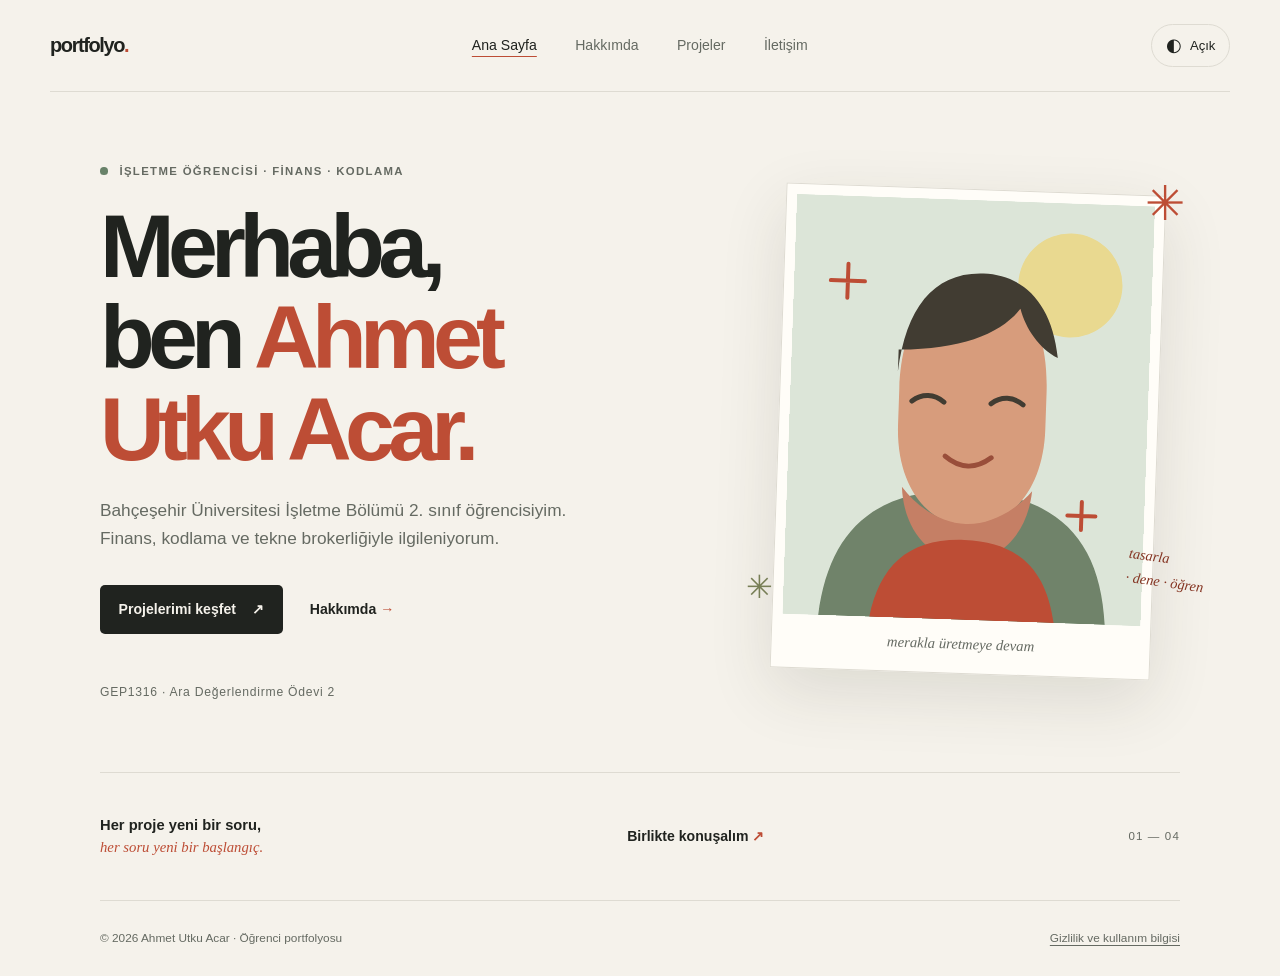
<file: index.html>
<!doctype html>
<html lang="tr">
<head>
  <meta charset="utf-8">
  <meta name="viewport" content="width=device-width, initial-scale=1">
  <meta name="description" content="Düzenlenebilir kişisel portfolyo başlangıç şablonu.">
  <meta name="theme-color" content="#f5f2eb">
  <title>Ana Sayfa | Portfolyo</title>
  <link rel="icon" href="assets/avatar.svg" type="image/svg+xml">
  <link rel="stylesheet" href="style.css">
  <script src="script.js" defer></script>
</head>
<body>
  <a class="skip-link" href="#main-content">Ana içeriğe geç</a>
  <header class="site-header">
    <a class="wordmark" href="index.html" aria-label="Portfolyo ana sayfa">portfolyo<span>.</span></a>
    <button class="menu-toggle" type="button" aria-expanded="false" aria-controls="primary-navigation">
      <span class="menu-toggle-label">Menü</span><span class="menu-icon" aria-hidden="true"></span>
    </button>
    <nav class="site-nav" id="primary-navigation" aria-label="Ana gezinme">
      <a href="index.html" aria-current="page">Ana Sayfa</a>
      <a href="hakkimda.html">Hakkımda</a>
      <a href="projeler.html">Projeler</a>
      <a href="iletisim.html">İletişim</a>
    </nav>
    <button class="theme-toggle" type="button" aria-label="Koyu temayı aç" aria-pressed="false">
      <span aria-hidden="true" class="theme-icon">◐</span><span class="theme-label">Tema</span>
    </button>
  </header>

  <main id="main-content">
    <section class="hero page-wrap" aria-labelledby="hero-title">
      <div class="hero-copy">
        <p class="eyebrow"><span class="status-dot" aria-hidden="true"></span> İŞLETME ÖĞRENCİSİ · FİNANS · KODLAMA</p>
        <h1 id="hero-title">Merhaba,<br>ben <span class="accent-text">Ahmet Utku Acar</span><span class="period">.</span></h1>
        <p class="hero-intro">Bahçeşehir Üniversitesi İşletme Bölümü 2. sınıf öğrencisiyim. Finans, kodlama ve tekne brokerliğiyle ilgileniyorum.</p>
        <div class="hero-actions">
          <a class="button button-primary" href="projeler.html">Projelerimi keşfet <span aria-hidden="true">↗</span></a>
          <a class="text-link" href="hakkimda.html">Hakkımda <span aria-hidden="true">→</span></a>
        </div>
        <p class="hero-note">GEP1316 · Ara Değerlendirme Ödevi 2</p>
      </div>
      <div class="hero-art">
        <div class="portrait-frame">
          <img src="assets/avatar.svg" width="360" height="420" alt="Kişisel fotoğraf veya avatar eklemek için hazırlanmış örnek illüstrasyon">
          <span class="portrait-caption">merakla üretmeye devam</span>
        </div>
        <span class="art-spark spark-one" aria-hidden="true">✳</span>
        <span class="art-spark spark-two" aria-hidden="true">✳</span>
        <span class="art-note" aria-hidden="true">tasarla<br>· dene · öğren</span>
      </div>
    </section>

    <section class="home-bottom page-wrap" aria-label="Portfolyo hakkında">
      <p>Her proje yeni bir soru,<br><span class="serif-italic">her soru yeni bir başlangıç.</span></p>
      <a class="text-link" href="iletisim.html">Birlikte konuşalım <span aria-hidden="true">↗</span></a>
      <span class="scroll-hint" aria-hidden="true">01 — 04</span>
    </section>
  </main>
  <footer class="site-footer">
    <span>© <span data-current-year>2026</span> Ahmet Utku Acar · Öğrenci portfolyosu</span>
    <a href="README.md">Gizlilik ve kullanım bilgisi</a>
  </footer>
</body>
</html>
</file>
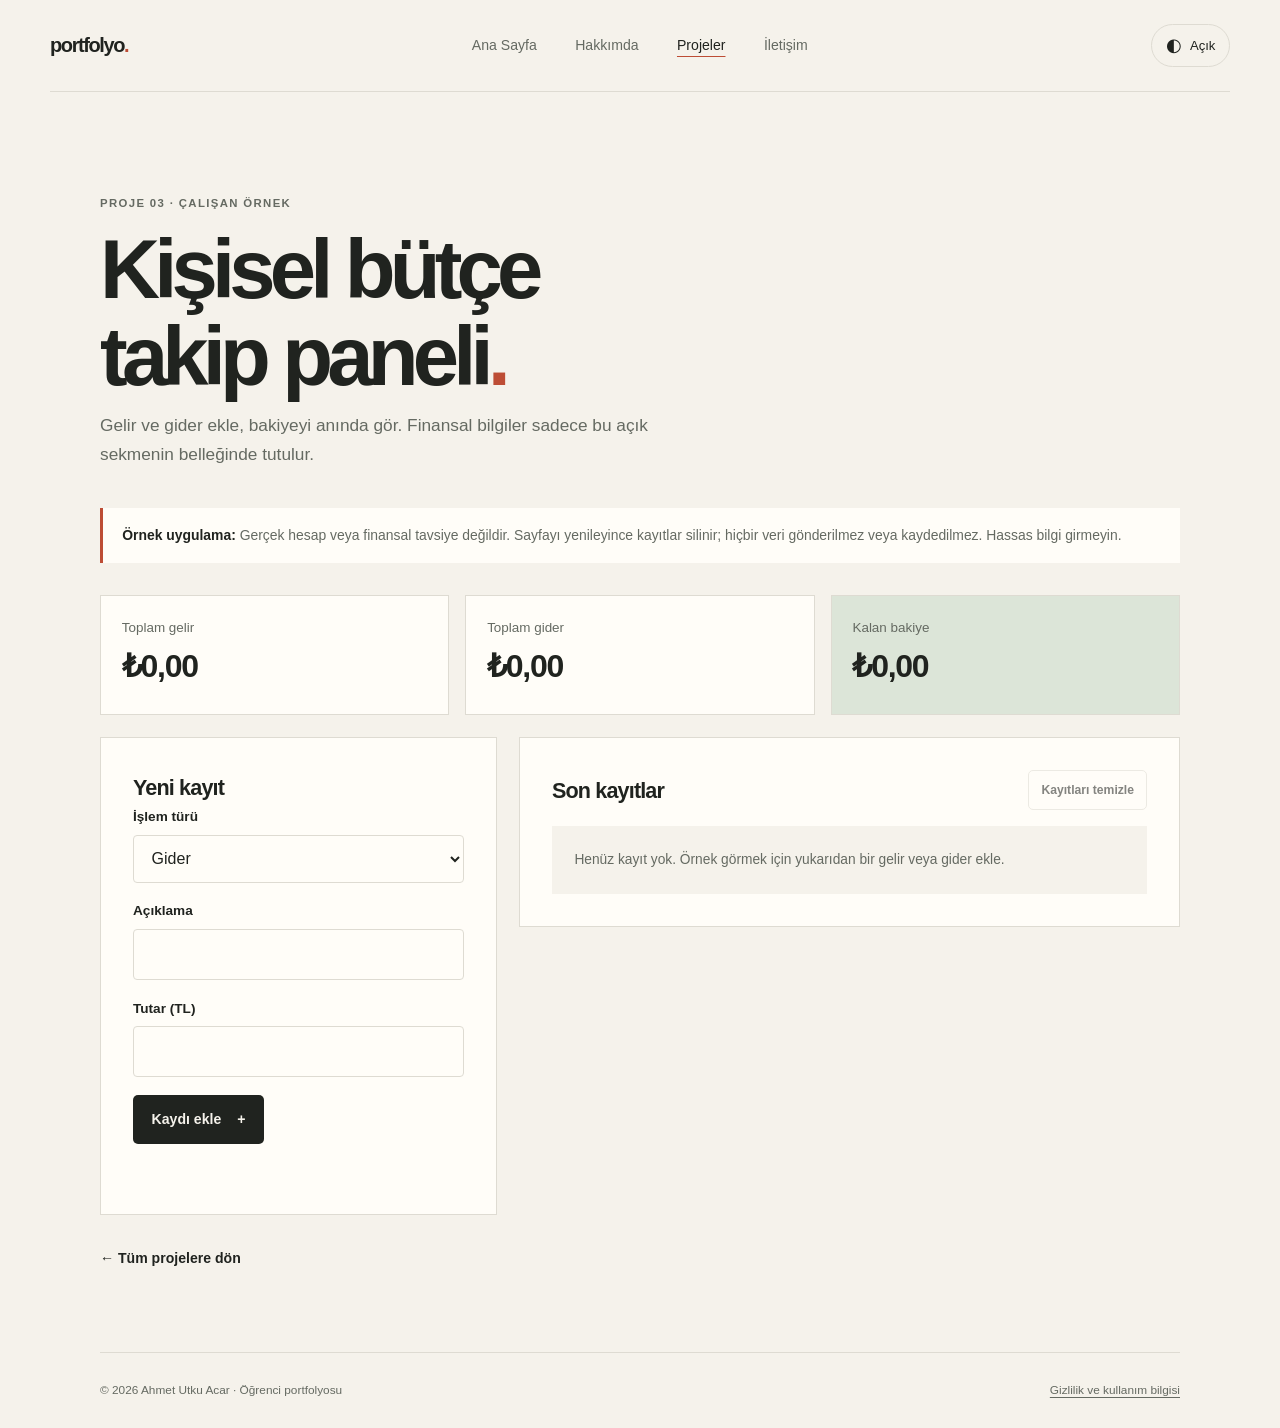
<file: butce-takip.html>
<!doctype html>
<html lang="tr">
<head>
  <meta charset="utf-8">
  <meta name="viewport" content="width=device-width, initial-scale=1">
  <meta name="description" content="Gelir ve giderleri tarayıcı belleğinde takip eden örnek bütçe uygulaması.">
  <meta name="theme-color" content="#f5f2eb">
  <title>Kişisel Bütçe Takip Paneli | Portfolyo</title>
  <link rel="icon" href="assets/avatar.svg" type="image/svg+xml">
  <link rel="stylesheet" href="style.css">
  <script src="script.js" defer></script>
</head>
<body>
  <a class="skip-link" href="#main-content">Ana içeriğe geç</a>
  <header class="site-header">
    <a class="wordmark" href="index.html" aria-label="Portfolyo ana sayfa">portfolyo<span>.</span></a>
    <button class="menu-toggle" type="button" aria-expanded="false" aria-controls="primary-navigation">
      <span class="menu-toggle-label">Menü</span><span class="menu-icon" aria-hidden="true"></span>
    </button>
    <nav class="site-nav" id="primary-navigation" aria-label="Ana gezinme">
      <a href="index.html">Ana Sayfa</a>
      <a href="hakkimda.html">Hakkımda</a>
      <a href="projeler.html" aria-current="page">Projeler</a>
      <a href="iletisim.html">İletişim</a>
    </nav>
    <button class="theme-toggle" type="button" aria-label="Koyu temayı aç" aria-pressed="false">
      <span aria-hidden="true" class="theme-icon">◐</span><span class="theme-label">Tema</span>
    </button>
  </header>

  <main id="main-content" class="page-wrap inner-page">
    <div class="page-heading">
      <p class="eyebrow">PROJE 03 · ÇALIŞAN ÖRNEK</p>
      <h1>Kişisel bütçe<br>takip paneli<span class="period">.</span></h1>
      <p class="page-lead">Gelir ve gider ekle, bakiyeyi anında gör. Finansal bilgiler sadece bu açık sekmenin belleğinde tutulur.</p>
    </div>
    <p class="demo-disclaimer"><strong>Örnek uygulama:</strong> Gerçek hesap veya finansal tavsiye değildir. Sayfayı yenileyince kayıtlar silinir; hiçbir veri gönderilmez veya kaydedilmez. Hassas bilgi girmeyin.</p>

    <section class="budget-summary" aria-label="Bakiye özeti">
      <article class="budget-stat"><span>Toplam gelir</span><strong data-total-income>₺0,00</strong></article>
      <article class="budget-stat"><span>Toplam gider</span><strong data-total-expense>₺0,00</strong></article>
      <article class="budget-stat budget-balance"><span>Kalan bakiye</span><strong data-balance>₺0,00</strong></article>
    </section>

    <div class="budget-layout">
      <section class="budget-panel" aria-labelledby="entry-title">
        <h2 id="entry-title">Yeni kayıt</h2>
        <form data-budget-form>
          <div class="form-field">
            <label for="entry-type">İşlem türü</label>
            <select id="entry-type" name="type" required>
              <option value="expense">Gider</option>
              <option value="income">Gelir</option>
            </select>
          </div>
          <div class="form-field">
            <label for="entry-description">Açıklama</label>
            <input id="entry-description" name="description" type="text" maxlength="60" required>
          </div>
          <div class="form-field">
            <label for="entry-amount">Tutar (TL)</label>
            <input id="entry-amount" name="amount" type="number" min="0.01" max="100000000" step="0.01" inputmode="decimal" required>
          </div>
          <button class="button button-primary" type="submit">Kaydı ekle <span aria-hidden="true">+</span></button>
          <p class="form-status" role="status" aria-live="polite" data-budget-status></p>
        </form>
      </section>
      <section class="budget-panel" aria-labelledby="records-title">
        <div class="section-title-row">
          <h2 id="records-title">Son kayıtlar</h2>
          <button class="button button-secondary" type="button" data-clear-budget disabled>Kayıtları temizle</button>
        </div>
        <p class="budget-empty" data-budget-empty>Henüz kayıt yok. Örnek görmek için yukarıdan bir gelir veya gider ekle.</p>
        <div class="table-scroll">
          <table class="budget-table" data-budget-table hidden>
            <caption class="visually-hidden">Bu oturumda eklenen bütçe kayıtları</caption>
            <thead><tr><th scope="col">Tür</th><th scope="col">Açıklama</th><th scope="col">Tutar</th></tr></thead>
            <tbody data-budget-rows></tbody>
          </table>
        </div>
      </section>
    </div>
    <a class="text-link back-link" href="projeler.html">← Tüm projelere dön</a>
  </main>
  <footer class="site-footer">
    <span>© <span data-current-year>2026</span> Ahmet Utku Acar · Öğrenci portfolyosu</span>
    <a href="README.md">Gizlilik ve kullanım bilgisi</a>
  </footer>
</body>
</html>
</file>
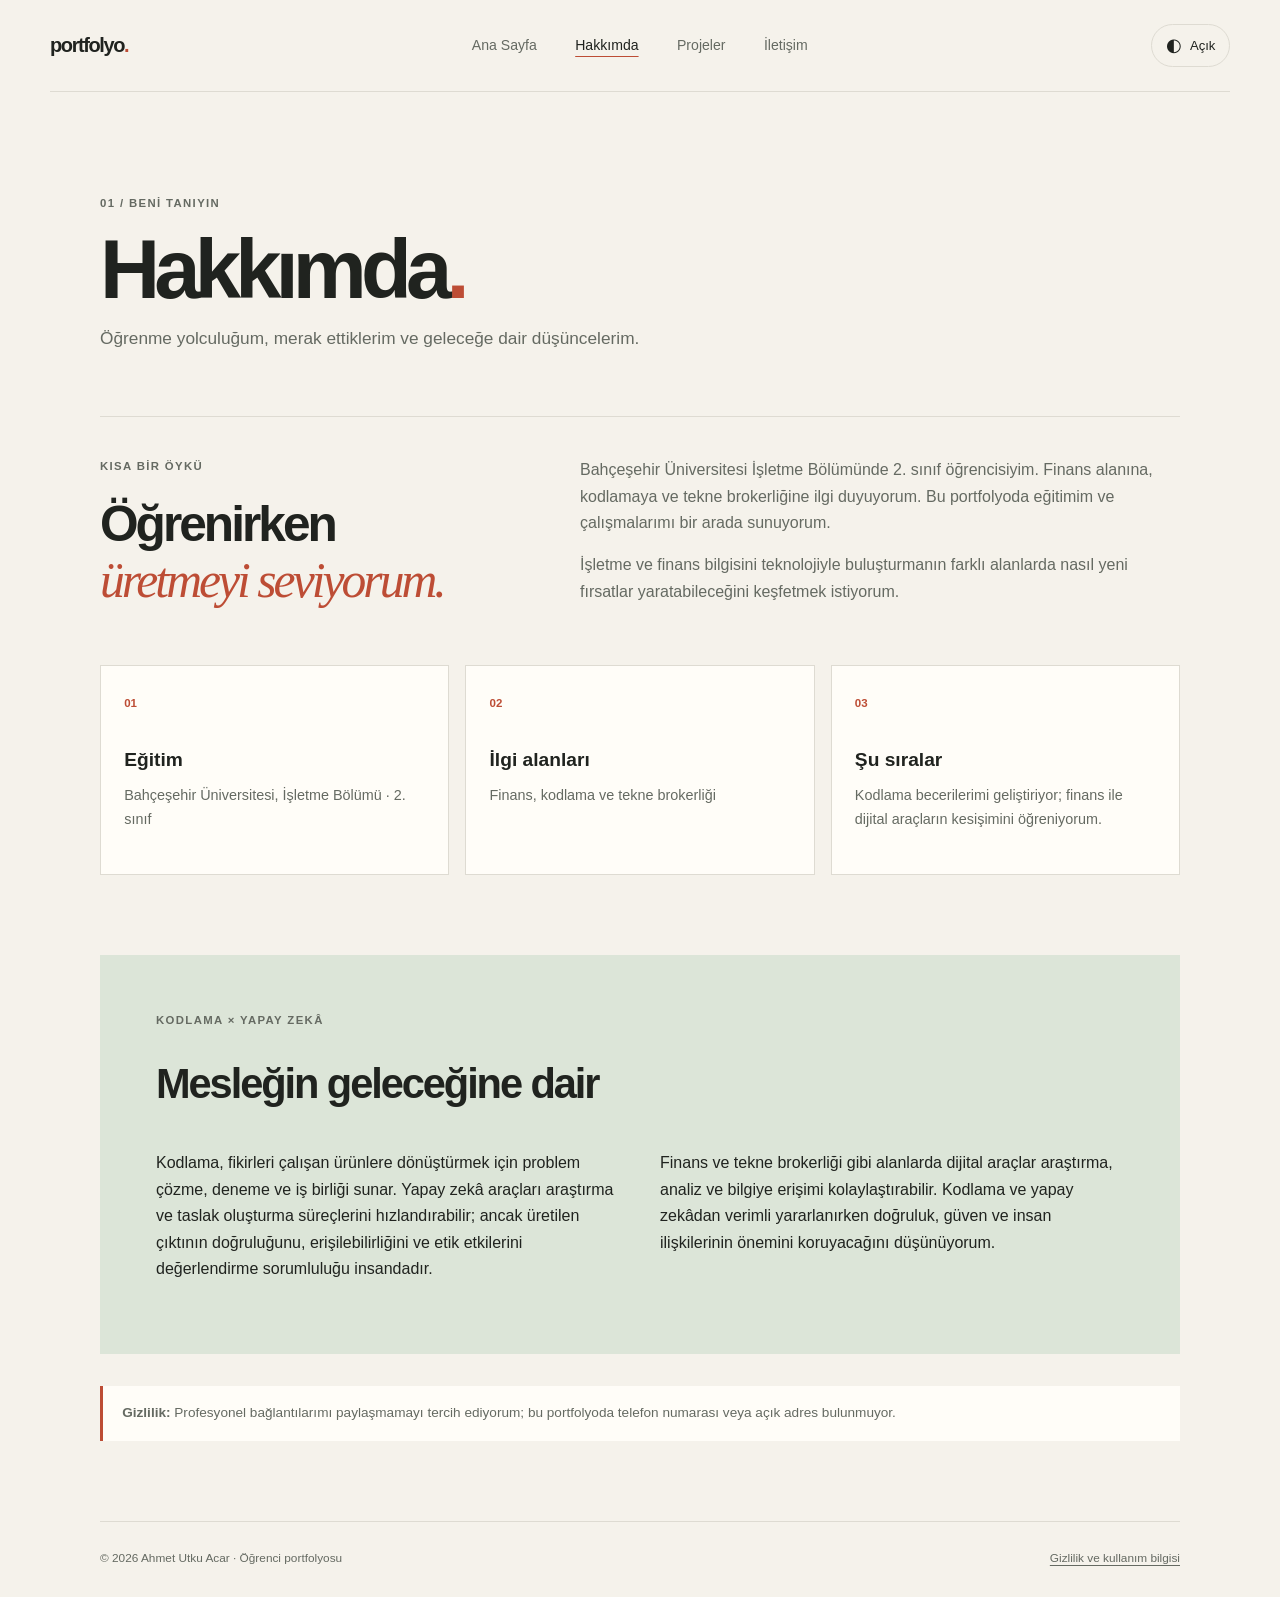
<file: hakkimda.html>
<!doctype html>
<html lang="tr">
<head>
  <meta charset="utf-8">
  <meta name="viewport" content="width=device-width, initial-scale=1">
  <meta name="description" content="Eğitim, ilgi alanları ve kodlama ile yapay zekâ üzerine kişisel notlar.">
  <meta name="theme-color" content="#f5f2eb">
  <title>Hakkımda | Portfolyo</title>
  <link rel="icon" href="assets/avatar.svg" type="image/svg+xml">
  <link rel="stylesheet" href="style.css">
  <script src="script.js" defer></script>
</head>
<body>
  <a class="skip-link" href="#main-content">Ana içeriğe geç</a>
  <header class="site-header">
    <a class="wordmark" href="index.html" aria-label="Portfolyo ana sayfa">portfolyo<span>.</span></a>
    <button class="menu-toggle" type="button" aria-expanded="false" aria-controls="primary-navigation">
      <span class="menu-toggle-label">Menü</span><span class="menu-icon" aria-hidden="true"></span>
    </button>
    <nav class="site-nav" id="primary-navigation" aria-label="Ana gezinme">
      <a href="index.html">Ana Sayfa</a>
      <a href="hakkimda.html" aria-current="page">Hakkımda</a>
      <a href="projeler.html">Projeler</a>
      <a href="iletisim.html">İletişim</a>
    </nav>
    <button class="theme-toggle" type="button" aria-label="Koyu temayı aç" aria-pressed="false">
      <span aria-hidden="true" class="theme-icon">◐</span><span class="theme-label">Tema</span>
    </button>
  </header>

  <main id="main-content" class="page-wrap inner-page">
    <div class="page-heading">
      <p class="eyebrow">01 / BENİ TANIYIN</p>
      <h1>Hakkımda<span class="period">.</span></h1>
      <p class="page-lead">Öğrenme yolculuğum, merak ettiklerim ve geleceğe dair düşüncelerim.</p>
    </div>
    <section class="about-intro content-grid" aria-labelledby="story-title">
      <div>
        <p class="eyebrow">KISA BİR ÖYKÜ</p>
        <h2 id="story-title">Öğrenirken<br><span class="serif-italic">üretmeyi seviyorum.</span></h2>
      </div>
      <div class="prose">
        <p>Bahçeşehir Üniversitesi İşletme Bölümünde 2. sınıf öğrencisiyim. Finans alanına, kodlamaya ve tekne brokerliğine ilgi duyuyorum. Bu portfolyoda eğitimim ve çalışmalarımı bir arada sunuyorum.</p>
        <p>İşletme ve finans bilgisini teknolojiyle buluşturmanın farklı alanlarda nasıl yeni fırsatlar yaratabileceğini keşfetmek istiyorum.</p>
      </div>
    </section>

    <section class="about-details" aria-label="Eğitim ve ilgi alanları">
      <article class="detail-card">
        <span class="detail-number">01</span>
        <h2>Eğitim</h2>
        <p>Bahçeşehir Üniversitesi, İşletme Bölümü · 2. sınıf</p>
      </article>
      <article class="detail-card">
        <span class="detail-number">02</span>
        <h2>İlgi alanları</h2>
        <p>Finans, kodlama ve tekne brokerliği</p>
      </article>
      <article class="detail-card">
        <span class="detail-number">03</span>
        <h2>Şu sıralar</h2>
        <p>Kodlama becerilerimi geliştiriyor; finans ile dijital araçların kesişimini öğreniyorum.</p>
      </article>
    </section>

    <section class="reflection-panel" aria-labelledby="future-title">
      <p class="eyebrow">KODLAMA × YAPAY ZEKÂ</p>
      <h2 id="future-title">Mesleğin geleceğine dair</h2>
      <div class="prose reflection-columns">
        <p>Kodlama, fikirleri çalışan ürünlere dönüştürmek için problem çözme, deneme ve iş birliği sunar. Yapay zekâ araçları araştırma ve taslak oluşturma süreçlerini hızlandırabilir; ancak üretilen çıktının doğruluğunu, erişilebilirliğini ve etik etkilerini değerlendirme sorumluluğu insandadır.</p>
        <p>Finans ve tekne brokerliği gibi alanlarda dijital araçlar araştırma, analiz ve bilgiye erişimi kolaylaştırabilir. Kodlama ve yapay zekâdan verimli yararlanırken doğruluk, güven ve insan ilişkilerinin önemini koruyacağını düşünüyorum.</p>
      </div>
    </section>
    <p class="template-note"><strong>Gizlilik:</strong> Profesyonel bağlantılarımı paylaşmamayı tercih ediyorum; bu portfolyoda telefon numarası veya açık adres bulunmuyor.</p>
  </main>
  <footer class="site-footer">
    <span>© <span data-current-year>2026</span> Ahmet Utku Acar · Öğrenci portfolyosu</span>
    <a href="README.md">Gizlilik ve kullanım bilgisi</a>
  </footer>
</body>
</html>
</file>
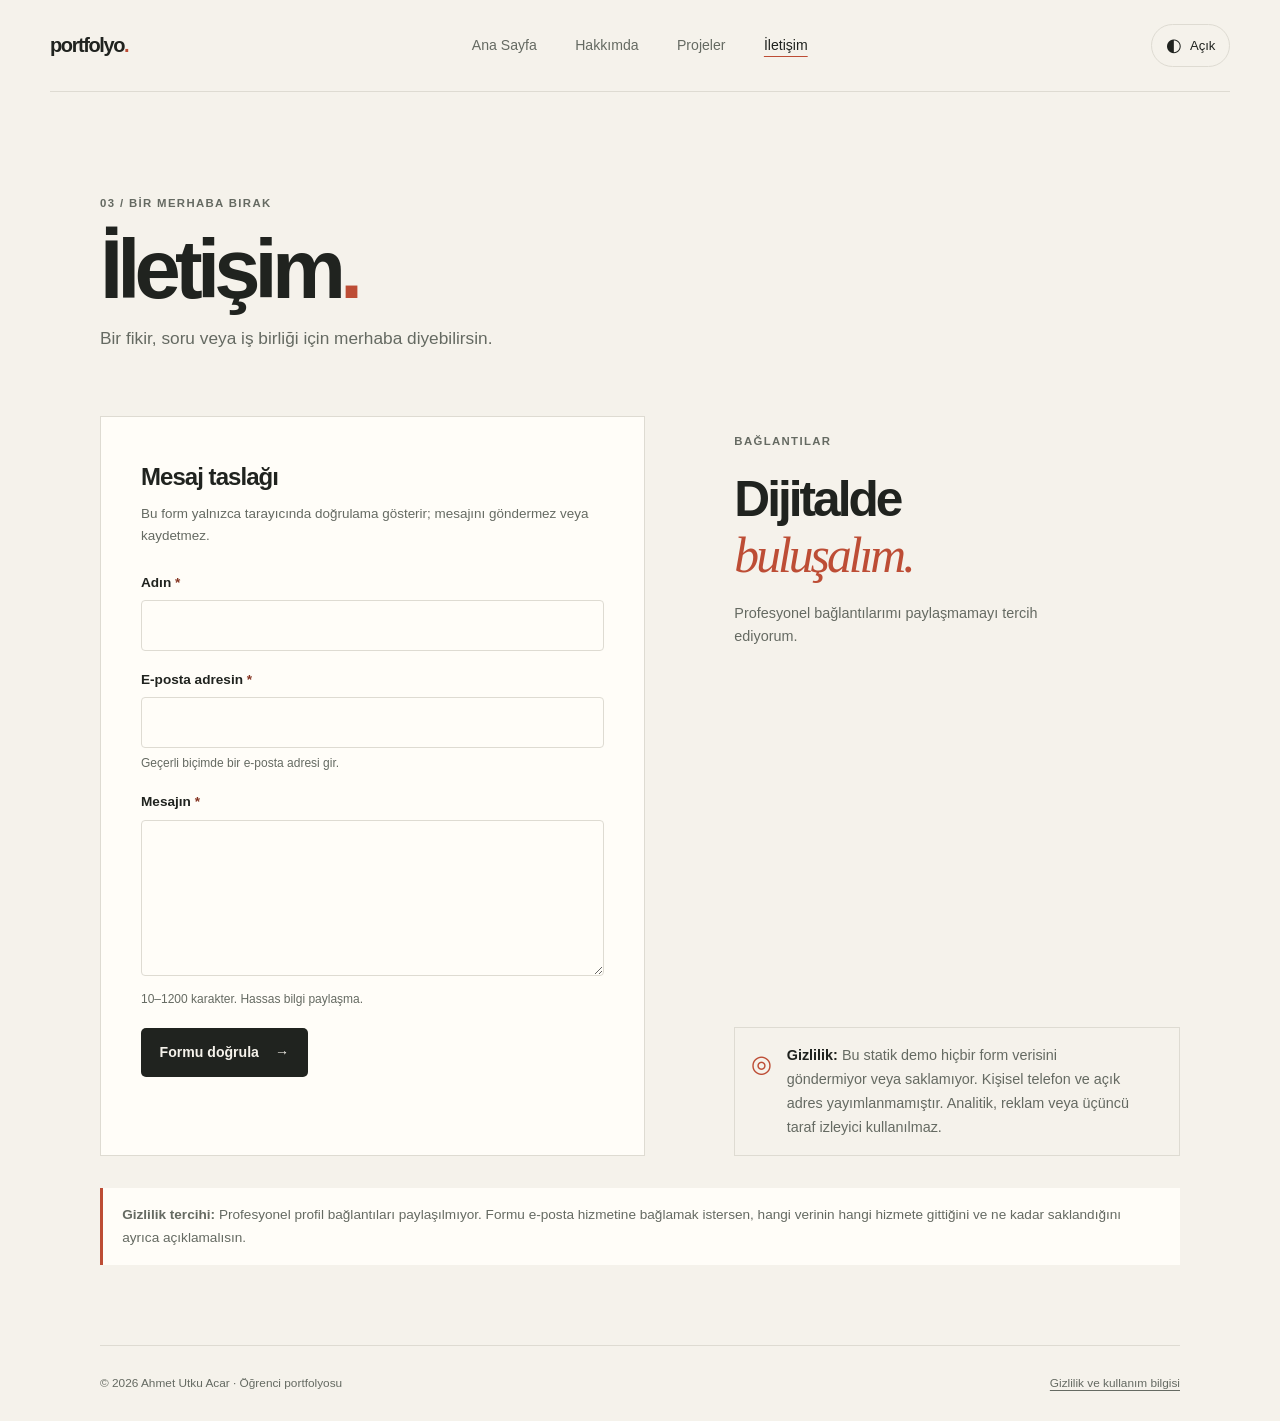
<file: iletisim.html>
<!doctype html>
<html lang="tr">
<head>
  <meta charset="utf-8">
  <meta name="viewport" content="width=device-width, initial-scale=1">
  <meta name="description" content="Portfolyo hakkında iletişim ve profesyonel bağlantılar.">
  <meta name="theme-color" content="#f5f2eb">
  <title>İletişim | Portfolyo</title>
  <link rel="icon" href="assets/avatar.svg" type="image/svg+xml">
  <link rel="stylesheet" href="style.css">
  <script src="script.js" defer></script>
</head>
<body>
  <a class="skip-link" href="#main-content">Ana içeriğe geç</a>
  <header class="site-header">
    <a class="wordmark" href="index.html" aria-label="Portfolyo ana sayfa">portfolyo<span>.</span></a>
    <button class="menu-toggle" type="button" aria-expanded="false" aria-controls="primary-navigation">
      <span class="menu-toggle-label">Menü</span><span class="menu-icon" aria-hidden="true"></span>
    </button>
    <nav class="site-nav" id="primary-navigation" aria-label="Ana gezinme">
      <a href="index.html">Ana Sayfa</a>
      <a href="hakkimda.html">Hakkımda</a>
      <a href="projeler.html">Projeler</a>
      <a href="iletisim.html" aria-current="page">İletişim</a>
    </nav>
    <button class="theme-toggle" type="button" aria-label="Koyu temayı aç" aria-pressed="false">
      <span aria-hidden="true" class="theme-icon">◐</span><span class="theme-label">Tema</span>
    </button>
  </header>

  <main id="main-content" class="page-wrap inner-page">
    <div class="page-heading">
      <p class="eyebrow">03 / BİR MERHABA BIRAK</p>
      <h1>İletişim<span class="period">.</span></h1>
      <p class="page-lead">Bir fikir, soru veya iş birliği için merhaba diyebilirsin.</p>
    </div>
    <div class="contact-layout">
      <section class="contact-form-panel" aria-labelledby="form-title">
        <h2 id="form-title">Mesaj taslağı</h2>
        <p class="form-explainer">Bu form yalnızca tarayıcında doğrulama gösterir; mesajını göndermez veya kaydetmez.</p>
        <form data-contact-form>
          <div class="form-field">
            <label for="sender-name">Adın <span aria-hidden="true">*</span></label>
            <input id="sender-name" name="name" type="text" autocomplete="name" required minlength="2" maxlength="80">
          </div>
          <div class="form-field">
            <label for="sender-email">E-posta adresin <span aria-hidden="true">*</span></label>
            <input id="sender-email" name="email" type="email" autocomplete="email" required maxlength="254" aria-describedby="email-hint">
            <span class="field-hint" id="email-hint">Geçerli biçimde bir e-posta adresi gir.</span>
          </div>
          <div class="form-field">
            <label for="sender-message">Mesajın <span aria-hidden="true">*</span></label>
            <textarea id="sender-message" name="message" rows="5" required minlength="10" maxlength="1200" aria-describedby="message-hint"></textarea>
            <span class="field-hint" id="message-hint">10–1200 karakter. Hassas bilgi paylaşma.</span>
          </div>
          <button class="button button-primary" type="submit">Formu doğrula <span aria-hidden="true">→</span></button>
          <p class="form-status" role="status" aria-live="polite" data-form-status></p>
        </form>
      </section>
      <aside class="contact-aside" aria-label="Profesyonel bağlantılar ve gizlilik">
        <div>
          <p class="eyebrow">BAĞLANTILAR</p>
          <h2>Dijitalde<br><span class="serif-italic">buluşalım.</span></h2>
          <p>Profesyonel bağlantılarımı paylaşmamayı tercih ediyorum.</p>
        </div>
        <div class="privacy-note">
          <span class="privacy-symbol" aria-hidden="true">◎</span>
          <p><strong>Gizlilik:</strong> Bu statik demo hiçbir form verisini göndermiyor veya saklamıyor. Kişisel telefon ve açık adres yayımlanmamıştır. Analitik, reklam veya üçüncü taraf izleyici kullanılmaz.</p>
        </div>
      </aside>
    </div>
    <p class="template-note"><strong>Gizlilik tercihi:</strong> Profesyonel profil bağlantıları paylaşılmıyor. Formu e-posta hizmetine bağlamak istersen, hangi verinin hangi hizmete gittiğini ve ne kadar saklandığını ayrıca açıklamalısın.</p>
  </main>
  <footer class="site-footer">
    <span>© <span data-current-year>2026</span> Ahmet Utku Acar · Öğrenci portfolyosu</span>
    <a href="README.md">Gizlilik ve kullanım bilgisi</a>
  </footer>
</body>
</html>
</file>
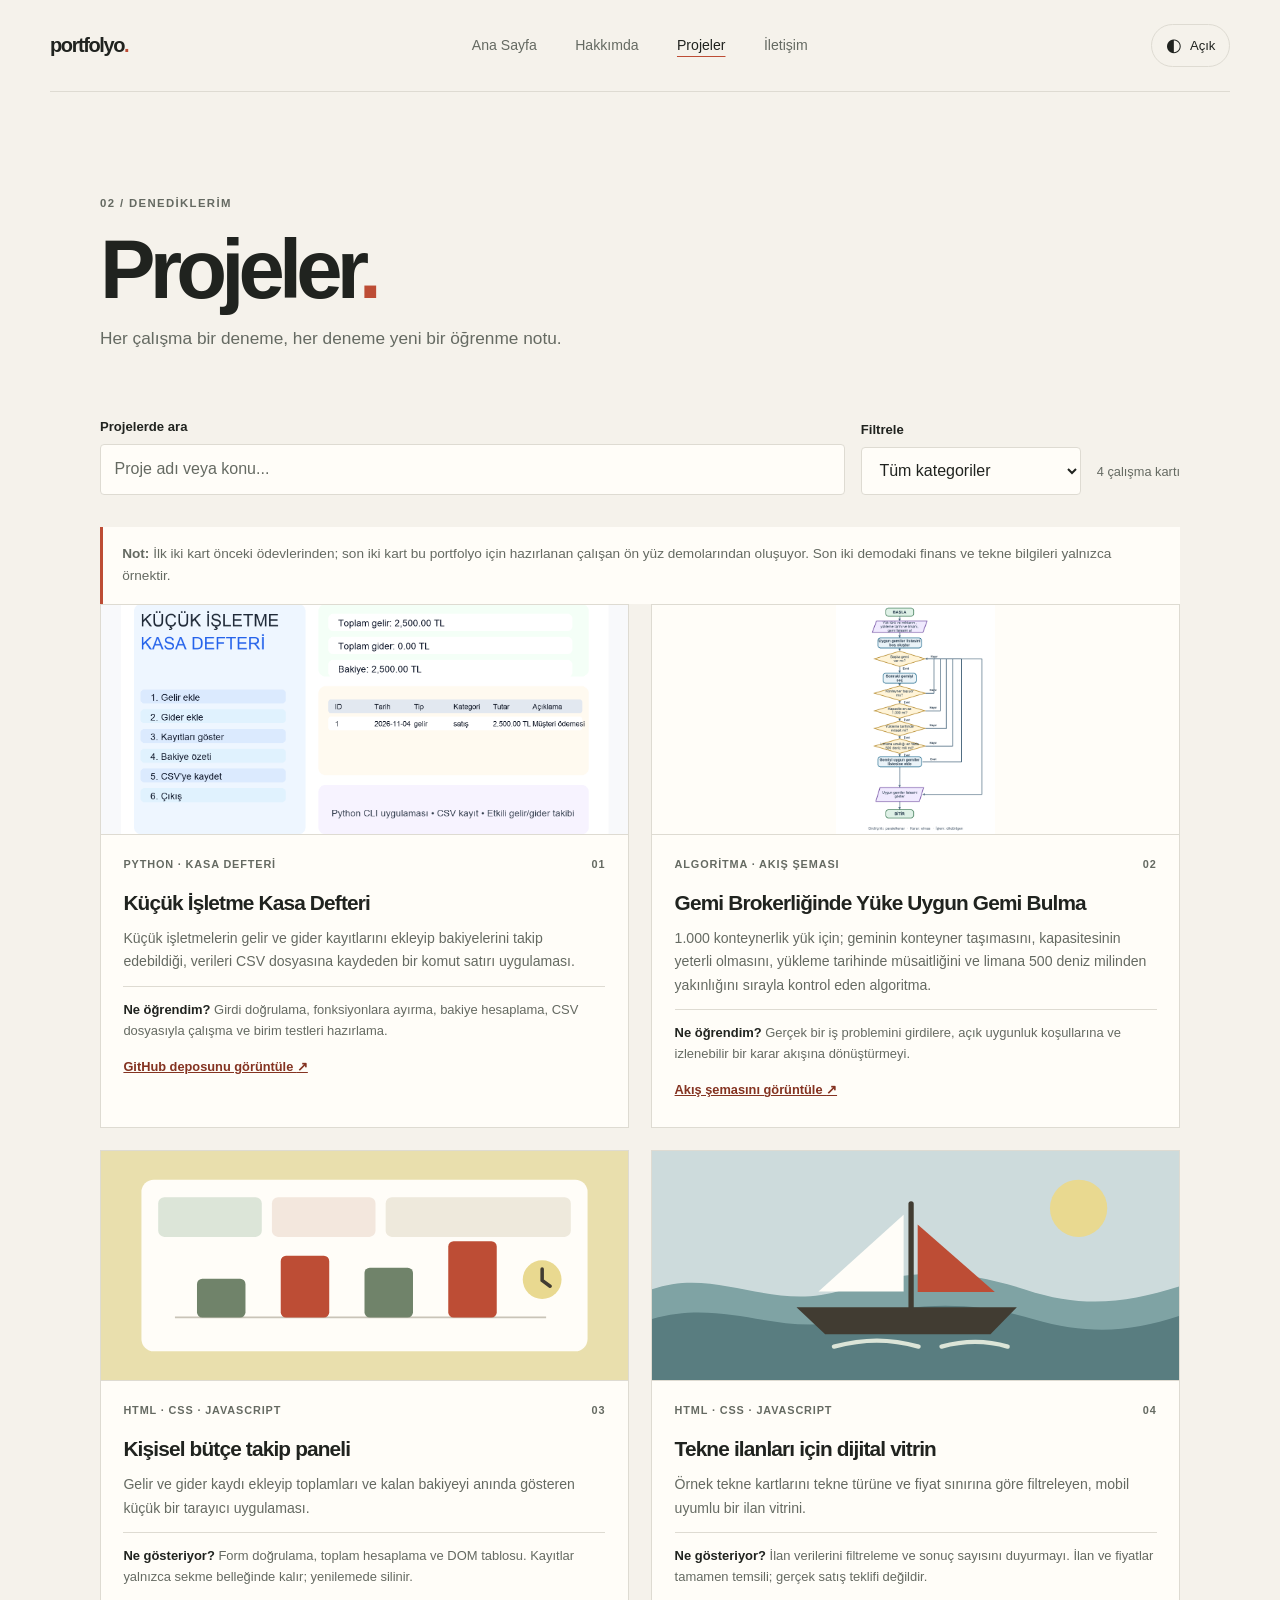
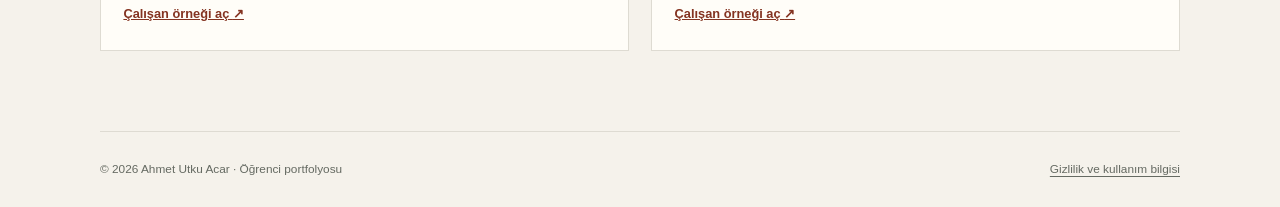
<file: projeler.html>
<!doctype html>
<html lang="tr">
<head>
  <meta charset="utf-8">
  <meta name="viewport" content="width=device-width, initial-scale=1">
  <meta name="description" content="Önceki ders çalışmalarını ve öğrenme notlarını içeren proje portfolyosu.">
  <meta name="theme-color" content="#f5f2eb">
  <title>Projeler | Portfolyo</title>
  <link rel="icon" href="assets/avatar.svg" type="image/svg+xml">
  <link rel="stylesheet" href="style.css">
  <script src="script.js" defer></script>
</head>
<body>
  <a class="skip-link" href="#main-content">Ana içeriğe geç</a>
  <header class="site-header">
    <a class="wordmark" href="index.html" aria-label="Portfolyo ana sayfa">portfolyo<span>.</span></a>
    <button class="menu-toggle" type="button" aria-expanded="false" aria-controls="primary-navigation">
      <span class="menu-toggle-label">Menü</span><span class="menu-icon" aria-hidden="true"></span>
    </button>
    <nav class="site-nav" id="primary-navigation" aria-label="Ana gezinme">
      <a href="index.html">Ana Sayfa</a>
      <a href="hakkimda.html">Hakkımda</a>
      <a href="projeler.html" aria-current="page">Projeler</a>
      <a href="iletisim.html">İletişim</a>
    </nav>
    <button class="theme-toggle" type="button" aria-label="Koyu temayı aç" aria-pressed="false">
      <span aria-hidden="true" class="theme-icon">◐</span><span class="theme-label">Tema</span>
    </button>
  </header>

  <main id="main-content" class="page-wrap inner-page">
    <div class="page-heading">
      <p class="eyebrow">02 / DENEDİKLERİM</p>
      <h1>Projeler<span class="period">.</span></h1>
      <p class="page-lead">Her çalışma bir deneme, her deneme yeni bir öğrenme notu.</p>
    </div>
    <section class="project-controls" aria-label="Proje arama ve filtreleme">
      <div class="search-wrap">
        <label for="project-search">Projelerde ara</label>
        <input id="project-search" type="search" placeholder="Proje adı veya konu..." autocomplete="off">
      </div>
      <div class="filter-wrap">
        <label for="project-filter">Filtrele</label>
        <select id="project-filter">
          <option value="all">Tüm kategoriler</option>
          <option value="web">Web</option>
          <option value="design">Tasarım</option>
          <option value="other">Diğer</option>
        </select>
      </div>
      <p class="result-count" aria-live="polite" data-result-count>4 çalışma kartı</p>
    </section>
    <p class="template-note"><strong>Not:</strong> İlk iki kart önceki ödevlerinden; son iki kart bu portfolyo için hazırlanan çalışan ön yüz demolarından oluşuyor. Son iki demodaki finans ve tekne bilgileri yalnızca örnektir.</p>

    <section class="project-grid" aria-label="Proje kartları">
      <article class="project-card" data-category="other" data-search="küçük işletme kasa defteri muhasebe python gelir gider csv">
        <img class="project-image" src="assets/kasa-defteri.png" width="1600" height="900" alt="Küçük İşletme Kasa Defteri uygulamasının gelir, gider ve bakiye ekranı">
        <div class="project-info">
          <div class="project-meta"><span>PYTHON · KASA DEFTERİ</span><span>01</span></div>
          <h2>Küçük İşletme Kasa Defteri</h2>
          <p>Küçük işletmelerin gelir ve gider kayıtlarını ekleyip bakiyelerini takip edebildiği, verileri CSV dosyasına kaydeden bir komut satırı uygulaması.</p>
          <p class="learning-note"><strong>Ne öğrendim?</strong> Girdi doğrulama, fonksiyonlara ayırma, bakiye hesaplama, CSV dosyasıyla çalışma ve birim testleri hazırlama.</p>
          <a class="repo-placeholder" href="https://github.com/BAUtku/gep1316-odev1-kasa-defteri" target="_blank" rel="noopener noreferrer">GitHub deposunu görüntüle <span aria-hidden="true">↗</span></a>
        </div>
      </article>
      <article class="project-card" data-category="other" data-search="gemi brokerliği yüke uygun gemi algoritma akış şeması konteyner">
        <img class="project-image project-image-contain" src="assets/gemi-brokerligi-akis.png" width="900" height="1300" alt="Yüke uygun gemiyi seçen akış şeması: konteyner taşıma, en az 1.000 kapasite, yükleme tarihinde müsaitlik ve limana en fazla 500 deniz mili uzaklık koşulları">
        <div class="project-info">
          <div class="project-meta"><span>ALGORİTMA · AKIŞ ŞEMASI</span><span>02</span></div>
          <h2>Gemi Brokerliğinde Yüke Uygun Gemi Bulma</h2>
          <p>1.000 konteynerlik yük için; geminin konteyner taşımasını, kapasitesinin yeterli olmasını, yükleme tarihinde müsaitliğini ve limana 500 deniz milinden yakınlığını sırayla kontrol eden algoritma.</p>
          <p class="learning-note"><strong>Ne öğrendim?</strong> Gerçek bir iş problemini girdilere, açık uygunluk koşullarına ve izlenebilir bir karar akışına dönüştürmeyi.</p>
          <a class="repo-placeholder" href="assets/gemi-brokerligi-akis.png" target="_blank" rel="noopener noreferrer">Akış şemasını görüntüle <span aria-hidden="true">↗</span></a>
        </div>
      </article>
      <article class="project-card" data-category="web" data-search="finans bütçe takip paneli gelir gider bakiye">
        <img class="project-image" src="assets/butce-fikri.svg" width="1200" height="520" alt="Bütçe takip paneli demo sayfasındaki gelir, gider ve grafik örnekleri">
        <div class="project-info">
          <div class="project-meta"><span>HTML · CSS · JAVASCRIPT</span><span>03</span></div>
          <h2>Kişisel bütçe takip paneli</h2>
          <p>Gelir ve gider kaydı ekleyip toplamları ve kalan bakiyeyi anında gösteren küçük bir tarayıcı uygulaması.</p>
          <p class="learning-note"><strong>Ne gösteriyor?</strong> Form doğrulama, toplam hesaplama ve DOM tablosu. Kayıtlar yalnızca sekme belleğinde kalır; yenilemede silinir.</p>
          <a class="repo-placeholder" href="butce-takip.html">Çalışan örneği aç <span aria-hidden="true">↗</span></a>
        </div>
      </article>
      <article class="project-card" data-category="web" data-search="tekne brokerliği ilan vitrin sitesi filtre fiyat tür">
        <img class="project-image" src="assets/tekne-vitrin-fikri.svg" width="1200" height="520" alt="Tekne ilan vitrini demosunu temsil eden deniz ve yelkenli illüstrasyonu">
        <div class="project-info">
          <div class="project-meta"><span>HTML · CSS · JAVASCRIPT</span><span>04</span></div>
          <h2>Tekne ilanları için dijital vitrin</h2>
          <p>Örnek tekne kartlarını tekne türüne ve fiyat sınırına göre filtreleyen, mobil uyumlu bir ilan vitrini.</p>
          <p class="learning-note"><strong>Ne gösteriyor?</strong> İlan verilerini filtreleme ve sonuç sayısını duyurmayı. İlan ve fiyatlar tamamen temsili; gerçek satış teklifi değildir.</p>
          <a class="repo-placeholder" href="tekne-vitrini.html">Çalışan örneği aç <span aria-hidden="true">↗</span></a>
        </div>
      </article>
    </section>
    <p class="empty-state" hidden data-empty-state>Bu aramayla eşleşen proje yok. Arama terimini veya filtreyi değiştirebilirsin.</p>
  </main>
  <footer class="site-footer">
    <span>© <span data-current-year>2026</span> Ahmet Utku Acar · Öğrenci portfolyosu</span>
    <a href="README.md">Gizlilik ve kullanım bilgisi</a>
  </footer>
</body>
</html>
</file>
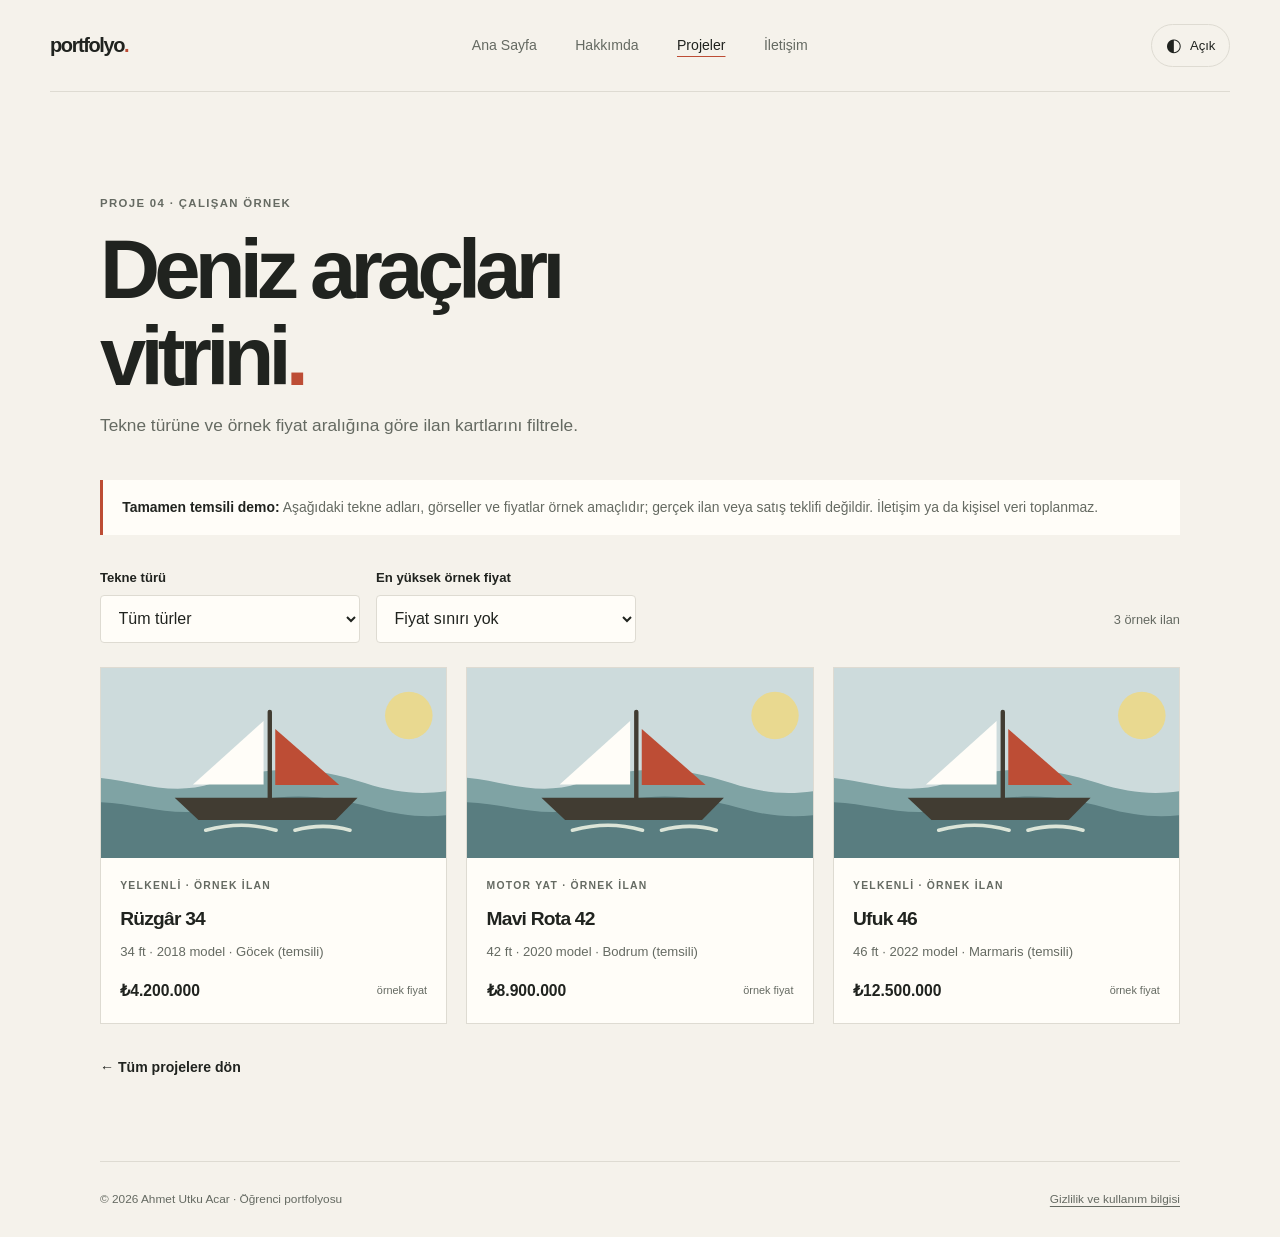
<file: tekne-vitrini.html>
<!doctype html>
<html lang="tr">
<head>
  <meta charset="utf-8">
  <meta name="viewport" content="width=device-width, initial-scale=1">
  <meta name="description" content="Filtreleri çalışan, tamamen örnek verilerden oluşan tekne ilan vitrini demosu.">
  <meta name="theme-color" content="#f5f2eb">
  <title>Tekne İlanları Vitrini | Portfolyo</title>
  <link rel="icon" href="assets/avatar.svg" type="image/svg+xml">
  <link rel="stylesheet" href="style.css">
  <script src="script.js" defer></script>
</head>
<body>
  <a class="skip-link" href="#main-content">Ana içeriğe geç</a>
  <header class="site-header">
    <a class="wordmark" href="index.html" aria-label="Portfolyo ana sayfa">portfolyo<span>.</span></a>
    <button class="menu-toggle" type="button" aria-expanded="false" aria-controls="primary-navigation">
      <span class="menu-toggle-label">Menü</span><span class="menu-icon" aria-hidden="true"></span>
    </button>
    <nav class="site-nav" id="primary-navigation" aria-label="Ana gezinme">
      <a href="index.html">Ana Sayfa</a>
      <a href="hakkimda.html">Hakkımda</a>
      <a href="projeler.html" aria-current="page">Projeler</a>
      <a href="iletisim.html">İletişim</a>
    </nav>
    <button class="theme-toggle" type="button" aria-label="Koyu temayı aç" aria-pressed="false">
      <span aria-hidden="true" class="theme-icon">◐</span><span class="theme-label">Tema</span>
    </button>
  </header>

  <main id="main-content" class="page-wrap inner-page">
    <div class="page-heading">
      <p class="eyebrow">PROJE 04 · ÇALIŞAN ÖRNEK</p>
      <h1>Deniz araçları<br>vitrini<span class="period">.</span></h1>
      <p class="page-lead">Tekne türüne ve örnek fiyat aralığına göre ilan kartlarını filtrele.</p>
    </div>
    <p class="demo-disclaimer"><strong>Tamamen temsili demo:</strong> Aşağıdaki tekne adları, görseller ve fiyatlar örnek amaçlıdır; gerçek ilan veya satış teklifi değildir. İletişim ya da kişisel veri toplanmaz.</p>

    <section class="listing-controls" aria-label="Tekne ilanı filtreleri">
      <div class="filter-wrap">
        <label for="boat-type-filter">Tekne türü</label>
        <select id="boat-type-filter">
          <option value="all">Tüm türler</option>
          <option value="sail">Yelkenli</option>
          <option value="motor">Motor yat</option>
        </select>
      </div>
      <div class="filter-wrap">
        <label for="boat-price-filter">En yüksek örnek fiyat</label>
        <select id="boat-price-filter">
          <option value="all">Fiyat sınırı yok</option>
          <option value="5000000">₺5.000.000</option>
          <option value="10000000">₺10.000.000</option>
        </select>
      </div>
      <p class="result-count" aria-live="polite" data-boat-count>3 örnek ilan</p>
    </section>

    <section class="boat-grid" aria-label="Temsili tekne ilanları">
      <article class="boat-card" data-boat-type="sail" data-boat-price="4200000">
        <img src="assets/tekne-vitrin-fikri.svg" width="1200" height="520" alt="Mavi denizde bir yelkenliyi temsil eden örnek illüstrasyon">
        <div class="boat-card-info">
          <p class="eyebrow">YELKENLİ · ÖRNEK İLAN</p>
          <h2>Rüzgâr 34</h2>
          <p>34 ft <span aria-hidden="true">·</span> 2018 model <span aria-hidden="true">·</span> Göcek (temsili)</p>
          <strong>₺4.200.000 <span class="sample-tag">örnek fiyat</span></strong>
        </div>
      </article>
      <article class="boat-card" data-boat-type="motor" data-boat-price="8900000">
        <img src="assets/tekne-vitrin-fikri.svg" width="1200" height="520" alt="Mavi denizde bir tekneyi temsil eden örnek illüstrasyon">
        <div class="boat-card-info">
          <p class="eyebrow">MOTOR YAT · ÖRNEK İLAN</p>
          <h2>Mavi Rota 42</h2>
          <p>42 ft <span aria-hidden="true">·</span> 2020 model <span aria-hidden="true">·</span> Bodrum (temsili)</p>
          <strong>₺8.900.000 <span class="sample-tag">örnek fiyat</span></strong>
        </div>
      </article>
      <article class="boat-card" data-boat-type="sail" data-boat-price="12500000">
        <img src="assets/tekne-vitrin-fikri.svg" width="1200" height="520" alt="Mavi denizde yelkenli tekneyi temsil eden örnek illüstrasyon">
        <div class="boat-card-info">
          <p class="eyebrow">YELKENLİ · ÖRNEK İLAN</p>
          <h2>Ufuk 46</h2>
          <p>46 ft <span aria-hidden="true">·</span> 2022 model <span aria-hidden="true">·</span> Marmaris (temsili)</p>
          <strong>₺12.500.000 <span class="sample-tag">örnek fiyat</span></strong>
        </div>
      </article>
    </section>
    <p class="empty-state" hidden data-boats-empty>Bu ölçütlere uygun örnek ilan yok. Filtreleri değiştirebilirsin.</p>
    <a class="text-link back-link" href="projeler.html">← Tüm projelere dön</a>
  </main>
  <footer class="site-footer">
    <span>© <span data-current-year>2026</span> Ahmet Utku Acar · Öğrenci portfolyosu</span>
    <a href="README.md">Gizlilik ve kullanım bilgisi</a>
  </footer>
</body>
</html>
</file>
<file: style.css>
:root {
  color-scheme: light;
  --page: #f5f2eb;
  --surface: #fffdf8;
  --ink: #20231f;
  --muted: #656a62;
  --line: #dedbd2;
  --accent: #bd4d35;
  --accent-dark: #843321;
  --soft-green: #dce5d8;
  --soft-yellow: #e9d990;
  --shadow: 0 22px 65px rgb(52 48 36 / 12%);
  --sans: "Avenir Next", Avenir, "Segoe UI", sans-serif;
}

:root[data-theme="dark"] {
  color-scheme: dark;
  --page: #191c19;
  --surface: #232823;
  --ink: #f1f0e9;
  --muted: #b6b9af;
  --line: #41483f;
  --accent: #f09478;
  --accent-dark: #ffd1c2;
  --soft-green: #354336;
  --soft-yellow: #776d43;
  --shadow: 0 22px 65px rgb(0 0 0 / 28%);
}

* { box-sizing: border-box; }

html { scroll-behavior: smooth; }

body {
  margin: 0;
  background: var(--page);
  color: var(--ink);
  font-family: var(--sans);
  font-size: 16px;
  line-height: 1.65;
  transition: background-color 180ms ease, color 180ms ease;
}

button, input, textarea, select { font: inherit; }
a { color: inherit; }
button, a, input, textarea, select { -webkit-tap-highlight-color: transparent; }
:focus-visible { outline: 3px solid var(--accent); outline-offset: 4px; }

.skip-link {
  position: fixed;
  z-index: 20;
  top: 0.75rem;
  left: 0.75rem;
  padding: 0.7rem 1rem;
  transform: translateY(-160%);
  border-radius: 0.4rem;
  background: var(--ink);
  color: var(--page);
}
.skip-link:focus { transform: translateY(0); }

.site-header {
  width: min(100% - 3.5rem, 1180px);
  min-height: 92px;
  margin: 0 auto;
  display: flex;
  align-items: center;
  justify-content: space-between;
  gap: 2rem;
  border-bottom: 1px solid var(--line);
}
.wordmark {
  text-decoration: none;
  font-size: 1.25rem;
  font-weight: 700;
  letter-spacing: -0.07em;
}
.wordmark span, .period { color: var(--accent); }
.site-nav { display: flex; align-items: center; gap: clamp(1.1rem, 3vw, 2.7rem); }
.site-nav a {
  text-decoration: none;
  color: var(--muted);
  font-size: 0.88rem;
  transition: color 150ms ease;
}
.site-nav a:hover, .site-nav a[aria-current="page"] { color: var(--ink); }
.site-nav a[aria-current="page"] { text-decoration: underline; text-decoration-color: var(--accent); text-underline-offset: 6px; }
.theme-toggle, .menu-toggle {
  display: inline-flex;
  align-items: center;
  justify-content: center;
  gap: 0.5rem;
  border: 1px solid var(--line);
  border-radius: 999px;
  padding: 0.58rem 0.85rem;
  background: transparent;
  color: var(--ink);
  cursor: pointer;
  font-size: 0.82rem;
}
.theme-icon { font-size: 1.1rem; line-height: 1; }
.menu-toggle { display: none; }

.page-wrap { width: min(100% - 3.5rem, 1080px); margin-inline: auto; }
.hero {
  min-height: min(680px, calc(100svh - 92px));
  display: grid;
  grid-template-columns: 1.15fr 0.85fr;
  align-items: center;
  gap: 5rem;
  padding-top: 3rem;
  padding-bottom: 3rem;
}
.hero-copy { position: relative; z-index: 1; }
.eyebrow {
  margin: 0 0 1.25rem;
  color: var(--muted);
  font-size: 0.71rem;
  font-weight: 700;
  letter-spacing: 0.12em;
}
.status-dot {
  display: inline-block;
  width: 0.48rem;
  height: 0.48rem;
  margin-right: 0.45rem;
  border-radius: 50%;
  background: #688269;
}
h1, h2, p { margin-top: 0; }
.hero h1 {
  margin-bottom: 1.3rem;
  font-size: clamp(3.2rem, 7vw, 6.1rem);
  line-height: 1.02;
  letter-spacing: -0.075em;
}
.accent-text { color: var(--accent); }
.hero-intro { max-width: 470px; margin-bottom: 2rem; color: var(--muted); font-size: 1.08rem; }
.hero-actions { display: flex; align-items: center; gap: 1.7rem; }
.button {
  display: inline-flex;
  min-height: 48px;
  align-items: center;
  justify-content: center;
  gap: 1rem;
  border: 1px solid transparent;
  border-radius: 5px;
  padding: 0.75rem 1.1rem;
  text-decoration: none;
  font-size: 0.88rem;
  font-weight: 600;
  cursor: pointer;
  transition: transform 150ms ease, background 150ms ease;
}
.button:hover { transform: translateY(-2px); }
.button-primary { background: var(--ink); color: var(--page); }
.button-primary:hover { background: var(--accent-dark); }
.text-link { text-decoration: none; font-size: 0.88rem; font-weight: 600; }
.text-link span { color: var(--accent); }
.hero-note { margin: 3rem 0 0; color: var(--muted); font-size: 0.76rem; letter-spacing: 0.06em; }
.hero-art { position: relative; width: min(100%, 380px); justify-self: center; }
.portrait-frame {
  position: relative;
  overflow: hidden;
  padding: 0.6rem;
  transform: rotate(2deg);
  border: 1px solid var(--line);
  background: var(--surface);
  box-shadow: var(--shadow);
}
.portrait-frame img { display: block; width: 100%; aspect-ratio: 6 / 7; object-fit: cover; background: var(--soft-green); }
.portrait-caption {
  display: block;
  padding: 0.8rem 0.4rem 0.45rem;
  color: var(--muted);
  font-family: Georgia, serif;
  font-size: 0.92rem;
  font-style: italic;
  text-align: center;
}
.art-spark { position: absolute; color: var(--accent); font-size: 3rem; }
.spark-one { top: -1.6rem; right: -1.7rem; }
.spark-two { bottom: 3.8rem; left: -2rem; color: #777e56; font-size: 2rem; }
.art-note {
  position: absolute;
  right: -3rem;
  bottom: 5rem;
  transform: rotate(8deg);
  color: var(--accent-dark);
  font-family: Georgia, serif;
  font-size: 0.9rem;
  font-style: italic;
}
.home-bottom {
  min-height: 128px;
  display: flex;
  align-items: center;
  justify-content: space-between;
  gap: 1.5rem;
  border-top: 1px solid var(--line);
}
.home-bottom > p { margin: 0; font-size: 0.92rem; font-weight: 600; line-height: 1.45; }
.serif-italic { color: var(--accent); font-family: Georgia, serif; font-weight: 500; font-style: italic; }
.scroll-hint { color: var(--muted); font-size: 0.72rem; letter-spacing: 0.1em; }
.site-footer {
  width: min(100% - 3.5rem, 1080px);
  min-height: 76px;
  margin: 0 auto;
  display: flex;
  align-items: center;
  justify-content: space-between;
  gap: 1rem;
  border-top: 1px solid var(--line);
  color: var(--muted);
  font-size: 0.74rem;
}
.site-footer a { text-underline-offset: 3px; }

.inner-page { padding-top: clamp(3.5rem, 8vw, 7rem); padding-bottom: 5rem; }
.page-heading { max-width: 760px; margin-bottom: 4rem; }
.page-heading .eyebrow { margin-bottom: 0.8rem; }
.page-heading h1 { margin-bottom: 0.65rem; font-size: clamp(3rem, 7vw, 5.2rem); line-height: 1.05; letter-spacing: -0.07em; }
.page-lead { max-width: 620px; margin-bottom: 0; color: var(--muted); font-size: 1.08rem; }
.content-grid { display: grid; grid-template-columns: 0.8fr 1.2fr; gap: 5rem; }
.about-intro { align-items: start; padding: 2.5rem 0 3.5rem; border-top: 1px solid var(--line); }
.about-intro h2, .contact-aside h2 { margin: 0; font-size: clamp(2rem, 4vw, 3.1rem); line-height: 1.13; letter-spacing: -0.06em; }
.prose { color: var(--muted); }
.prose p:last-child { margin-bottom: 0; }
.about-details { display: grid; grid-template-columns: repeat(3, 1fr); gap: 1rem; }
.detail-card { min-height: 210px; padding: 1.45rem; border: 1px solid var(--line); background: var(--surface); }
.detail-number { color: var(--accent); font-size: 0.72rem; font-weight: 700; }
.detail-card h2 { margin: 1.8rem 0 0.5rem; font-size: 1.2rem; }
.detail-card p { margin-bottom: 0; color: var(--muted); font-size: 0.9rem; }
.reflection-panel { margin-top: 5rem; padding: clamp(1.5rem, 5vw, 3.5rem); background: var(--soft-green); }
.reflection-panel h2 { margin-bottom: 2rem; font-size: clamp(1.8rem, 4vw, 2.6rem); letter-spacing: -0.05em; }
.reflection-columns { display: grid; grid-template-columns: 1fr 1fr; gap: 2.5rem; color: var(--ink); }
.template-note { margin: 2rem 0 0; padding: 1rem 1.2rem; border-left: 3px solid var(--accent); background: var(--surface); color: var(--muted); font-size: 0.85rem; }

.project-controls { display: flex; align-items: end; gap: 1rem; margin-bottom: 1.5rem; }
.search-wrap { flex: 1; }
.search-wrap label, .filter-wrap label { display: block; margin-bottom: 0.4rem; font-size: 0.82rem; font-weight: 600; }
.search-wrap input, .filter-wrap select, .form-field input, .form-field textarea {
  width: 100%;
  min-height: 48px;
  border: 1px solid var(--line);
  border-radius: 4px;
  padding: 0.7rem 0.85rem;
  background: var(--surface);
  color: var(--ink);
}
.search-wrap input::placeholder { color: var(--muted); }
.filter-wrap { width: min(100%, 220px); }
.result-count { margin: 0 0 0.8rem auto; color: var(--muted); font-size: 0.8rem; white-space: nowrap; }
.project-grid { display: grid; grid-template-columns: repeat(2, 1fr); gap: 1.4rem; }
.project-card { overflow: hidden; border: 1px solid var(--line); background: var(--surface); }
.project-card[hidden] { display: none; }
.project-image { display: block; width: 100%; height: 230px; border-bottom: 1px solid var(--line); background: var(--surface); object-fit: cover; }
.project-image-contain { object-fit: contain; }
.project-info { padding: 1.3rem 1.4rem 1.5rem; }
.project-meta { display: flex; justify-content: space-between; gap: 1rem; color: var(--muted); font-size: 0.68rem; font-weight: 700; letter-spacing: 0.08em; }
.project-info h2 { margin: 0.75rem 0 0.45rem; font-size: 1.3rem; letter-spacing: -0.04em; }
.project-info > p { margin-bottom: 0.75rem; color: var(--muted); font-size: 0.88rem; }
.project-info .learning-note { padding-top: 0.75rem; border-top: 1px solid var(--line); font-size: 0.81rem; }
.learning-note strong { color: var(--ink); }
.repo-placeholder { display: inline-block; color: var(--accent-dark); font-size: 0.8rem; font-weight: 600; }
.empty-state { margin: 2rem 0; padding: 2rem; background: var(--surface); color: var(--muted); text-align: center; }

.demo-disclaimer { margin: -1.5rem 0 2rem; padding: 1rem 1.2rem; border-left: 3px solid var(--accent); background: var(--surface); color: var(--muted); font-size: 0.87rem; }
.demo-disclaimer strong { color: var(--ink); }
.budget-summary { display: grid; grid-template-columns: repeat(3, 1fr); gap: 1rem; margin-bottom: 1.4rem; }
.budget-stat { display: flex; min-height: 120px; flex-direction: column; justify-content: space-between; padding: 1.3rem; border: 1px solid var(--line); background: var(--surface); }
.budget-stat span { color: var(--muted); font-size: 0.84rem; }
.budget-stat strong { font-size: clamp(1.35rem, 3vw, 2rem); letter-spacing: -0.04em; }
.budget-balance { background: var(--soft-green); }
.budget-layout { display: grid; grid-template-columns: minmax(250px, 0.75fr) 1.25fr; gap: 1.4rem; align-items: start; }
.budget-panel { min-width: 0; padding: clamp(1.2rem, 3vw, 2rem); border: 1px solid var(--line); background: var(--surface); }
.budget-panel h2 { margin: 0; font-size: 1.35rem; letter-spacing: -0.04em; }
.budget-panel select, .budget-panel input {
  width: 100%;
  min-height: 48px;
  border: 1px solid var(--line);
  border-radius: 4px;
  padding: 0.7rem 0.85rem;
  background: var(--surface);
  color: var(--ink);
}
.section-title-row { display: flex; align-items: center; justify-content: space-between; gap: 1rem; margin-bottom: 1rem; }
.button-secondary { min-height: 40px; border-color: var(--line); padding: 0.5rem 0.75rem; background: transparent; color: var(--ink); font-size: 0.76rem; }
.button-secondary:disabled { cursor: not-allowed; opacity: 0.55; }
.budget-empty { margin: 1rem 0 0; padding: 1.4rem; background: var(--page); color: var(--muted); font-size: 0.86rem; }
.table-scroll { overflow-x: auto; }
.budget-table { width: 100%; border-collapse: collapse; text-align: left; font-size: 0.86rem; }
.budget-table th, .budget-table td { padding: 0.8rem 0.55rem; border-bottom: 1px solid var(--line); }
.budget-table th { color: var(--muted); font-size: 0.75rem; }
.budget-table td:last-child, .budget-table th:last-child { text-align: right; white-space: nowrap; }
.back-link { display: inline-block; margin-top: 2rem; }
.visually-hidden { position: absolute; width: 1px; height: 1px; overflow: hidden; clip: rect(0, 0, 0, 0); white-space: nowrap; clip-path: inset(50%); }

.listing-controls { display: flex; align-items: end; gap: 1rem; margin-bottom: 1.5rem; }
.listing-controls .filter-wrap { width: min(100%, 260px); }
.listing-controls .result-count { margin-left: auto; }
.boat-grid { display: grid; grid-template-columns: repeat(3, minmax(0, 1fr)); gap: 1.2rem; }
.boat-card { overflow: hidden; border: 1px solid var(--line); background: var(--surface); }
.boat-card[hidden] { display: none; }
.boat-card img { display: block; width: 100%; height: 190px; object-fit: cover; }
.boat-card-info { padding: 1.2rem; }
.boat-card-info .eyebrow { margin-bottom: 0.55rem; font-size: 0.65rem; }
.boat-card-info h2 { margin-bottom: 0.4rem; font-size: 1.2rem; letter-spacing: -0.04em; }
.boat-card-info p:not(.eyebrow) { margin-bottom: 1rem; color: var(--muted); font-size: 0.82rem; }
.boat-card-info > strong { display: flex; align-items: center; justify-content: space-between; gap: 0.5rem; font-size: 0.98rem; }
.sample-tag { color: var(--muted); font-size: 0.68rem; font-weight: 500; }

.contact-layout { display: grid; grid-template-columns: 1.1fr 0.9fr; gap: clamp(2.5rem, 7vw, 6rem); align-items: start; }
.contact-form-panel { padding: clamp(1.4rem, 4vw, 2.5rem); border: 1px solid var(--line); background: var(--surface); }
.contact-form-panel h2 { margin-bottom: 0.4rem; font-size: 1.5rem; letter-spacing: -0.04em; }
.form-explainer { margin-bottom: 1.5rem; color: var(--muted); font-size: 0.84rem; }
.form-field { margin-bottom: 1.1rem; }
.form-field label { display: block; margin-bottom: 0.4rem; font-size: 0.85rem; font-weight: 600; }
.form-field label span { color: var(--accent-dark); }
.form-field textarea { min-height: 130px; resize: vertical; }
.field-hint { display: block; margin-top: 0.35rem; color: var(--muted); font-size: 0.75rem; }
.form-status { min-height: 1.5rem; margin: 0.9rem 0 0; color: var(--accent-dark); font-size: 0.87rem; font-weight: 600; }
.contact-aside { display: flex; flex-direction: column; min-height: 100%; justify-content: space-between; gap: 3rem; padding-top: 1rem; }
.contact-aside h2 { margin-bottom: 1.1rem; }
.contact-aside > div > p:not(.eyebrow) { max-width: 350px; color: var(--muted); font-size: 0.9rem; }
.social-links { margin: 1.7rem 0 0; padding: 0; list-style: none; }
.social-links li { display: flex; justify-content: space-between; gap: 1rem; padding: 0.75rem 0; border-top: 1px solid var(--line); font-size: 0.85rem; }
.social-links li:last-child { border-bottom: 1px solid var(--line); }
.social-links li > span:first-child { font-weight: 600; }
.link-placeholder { color: var(--muted); text-align: right; }
.privacy-note { display: flex; gap: 0.9rem; padding: 1rem; border: 1px solid var(--line); color: var(--muted); font-size: 0.78rem; }
.privacy-note p { margin: 0; }
.privacy-note strong { color: var(--ink); }
.privacy-symbol { color: var(--accent); font-size: 1.5rem; }

@media (max-width: 760px) {
  .site-header, .page-wrap, .site-footer { width: min(100% - 2rem, 600px); }
  .site-header { position: relative; min-height: 76px; gap: 0.8rem; }
  .menu-toggle { display: inline-flex; margin-left: auto; }
  .site-nav { position: absolute; z-index: 5; top: calc(100% - 1px); right: 0; left: 0; display: flex; align-items: stretch; flex-direction: column; gap: 0; padding: 0.5rem 1rem; border: 1px solid var(--line); background: var(--surface); box-shadow: var(--shadow); }
  .has-js .site-nav { display: none; }
  .has-js .site-nav.menu-open { display: flex; }
  .site-nav a { padding: 0.75rem 0; }
  .theme-toggle { padding: 0.58rem 0.72rem; }
  .theme-label { display: none; }
  .hero { min-height: auto; grid-template-columns: 1fr; gap: 3.5rem; padding-top: 4rem; padding-bottom: 3.5rem; }
  .hero h1 { font-size: clamp(3.4rem, 13vw, 5.3rem); }
  .hero-art { width: min(78%, 340px); }
  .home-bottom { min-height: 110px; }
  .content-grid { grid-template-columns: 1fr; gap: 1.5rem; }
  .about-intro { padding-top: 2rem; }
  .about-details { grid-template-columns: 1fr; }
  .detail-card { min-height: auto; }
  .detail-card h2 { margin-top: 1rem; }
  .reflection-columns { grid-template-columns: 1fr; gap: 1rem; }
  .contact-layout { grid-template-columns: 1fr; gap: 3rem; }
  .contact-aside { gap: 2rem; }
  .budget-layout { grid-template-columns: 1fr; }
  .boat-grid { grid-template-columns: repeat(2, minmax(0, 1fr)); }
}

@media (max-width: 480px) {
  body { font-size: 15px; }
  .site-header, .page-wrap, .site-footer { width: min(100% - 1.4rem, 420px); }
  .hero { padding-top: 3rem; }
  .hero-actions { align-items: flex-start; flex-direction: column; gap: 1rem; }
  .hero-note { margin-top: 2rem; }
  .art-note { right: -1.4rem; }
  .home-bottom { flex-wrap: wrap; padding-block: 1.2rem; }
  .scroll-hint { display: none; }
  .site-footer { align-items: flex-start; flex-direction: column; justify-content: center; padding-block: 1rem; }
  .inner-page { padding-top: 3rem; }
  .page-heading { margin-bottom: 2.5rem; }
  .project-controls { align-items: stretch; flex-direction: column; }
  .filter-wrap { width: 100%; }
  .result-count { margin: 0; }
  .project-grid { grid-template-columns: 1fr; }
  .project-image { height: 205px; }
  .privacy-note { align-items: flex-start; }
  .budget-summary { grid-template-columns: 1fr; gap: 0.6rem; }
  .budget-stat { min-height: 90px; }
  .section-title-row { align-items: flex-start; flex-direction: column; }
  .listing-controls { align-items: stretch; flex-direction: column; }
  .listing-controls .filter-wrap { width: 100%; }
  .listing-controls .result-count { margin: 0; }
  .boat-grid { grid-template-columns: 1fr; }
}

@media (prefers-reduced-motion: reduce) {
  *, *::before, *::after { scroll-behavior: auto !important; transition-duration: 0.01ms !important; animation-duration: 0.01ms !important; animation-iteration-count: 1 !important; }
}
</file>
